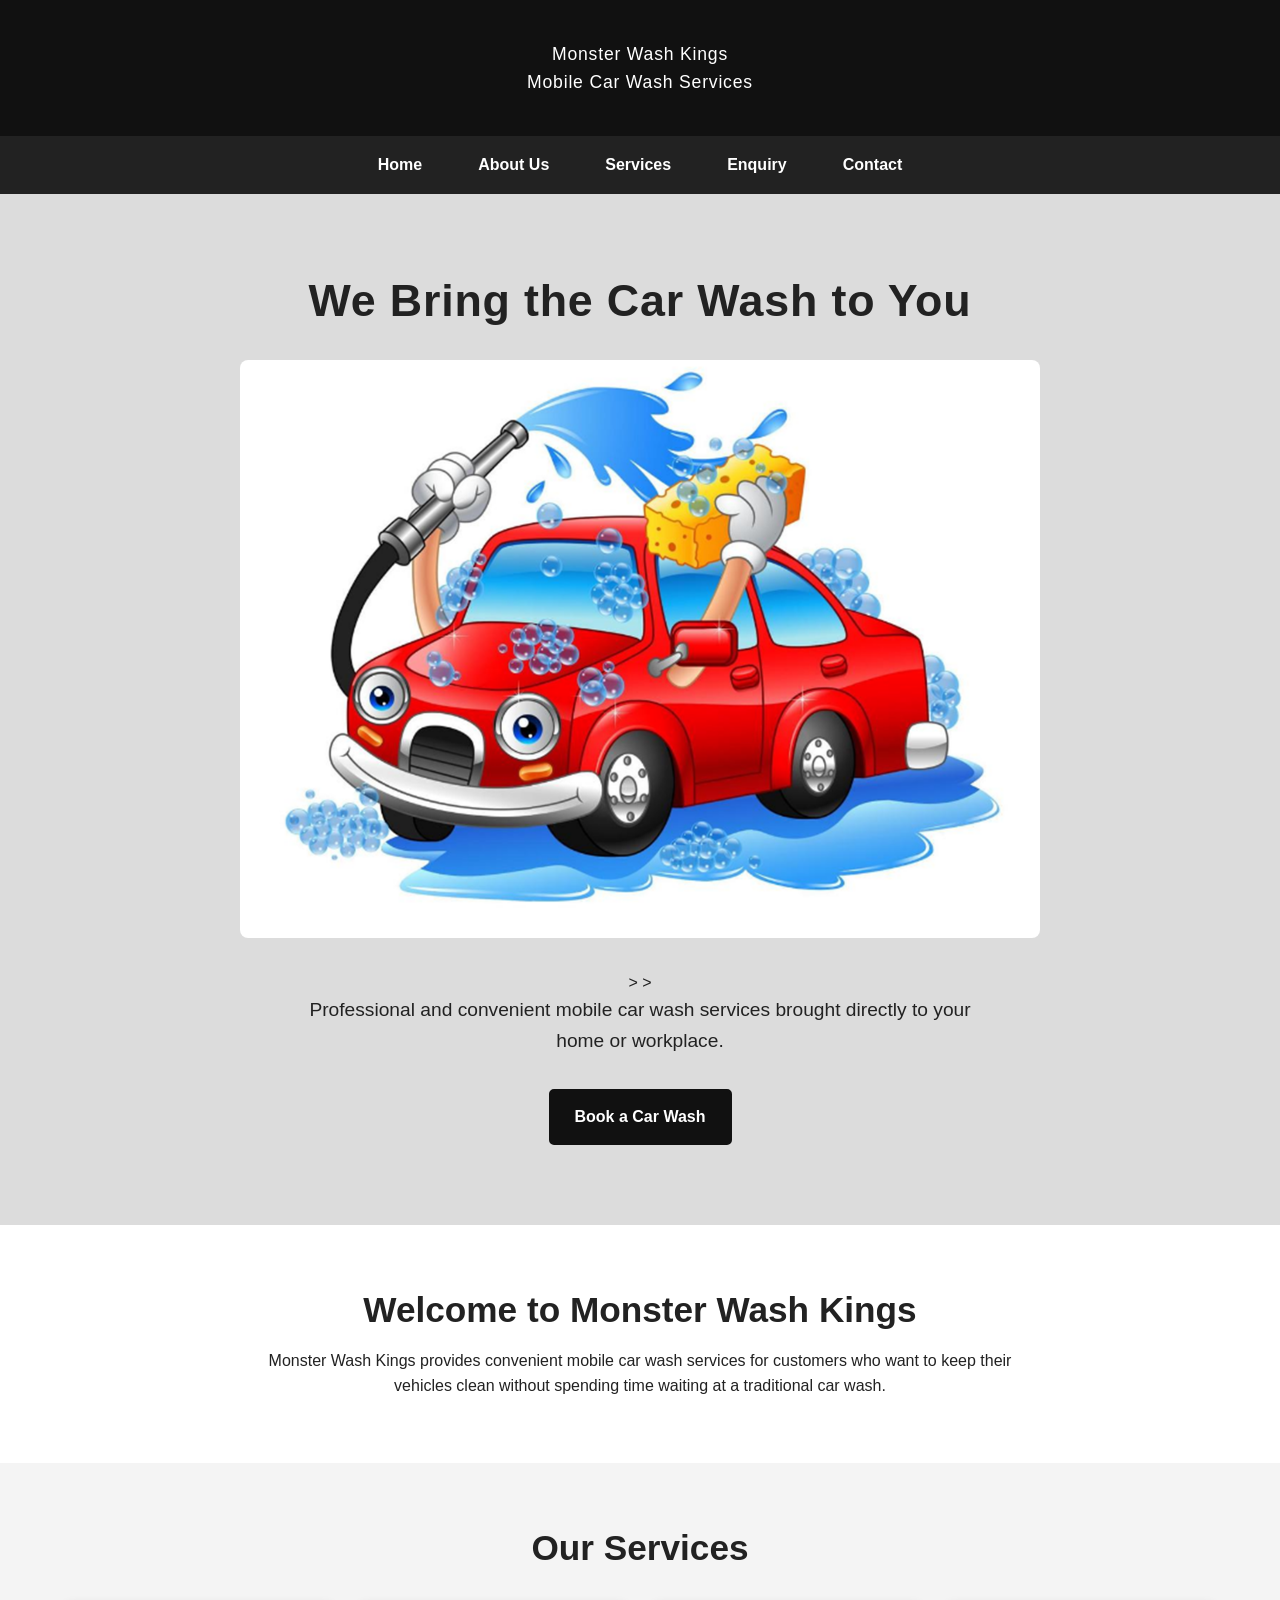
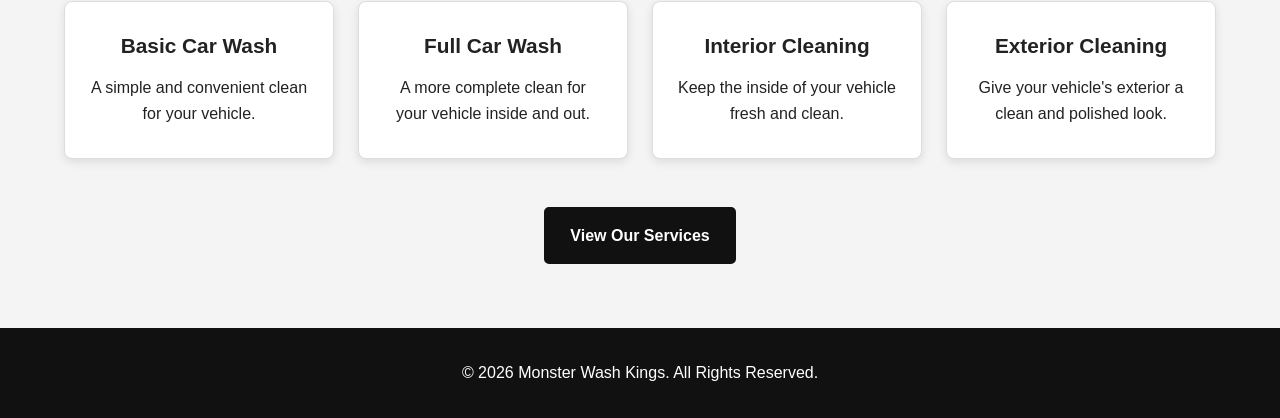
<file: Index.html>
<!DOCTYPE html>
<html lang="en">

<head>
    <meta charset="UTF-8">
    <meta name="viewport" content="width=device-width, initial-scale=1.0">

    <title>Mobile Car Wash in Pretoria North | Monster Wash Kings</title>
    <meta name="description" content="Monster Wash Kings offers convenient mobile car wash services in Pretoria North. Explore our services and pricing, and enquire about your next car wash.">
    <meta name="robots" content="index, follow">

    <link rel="stylesheet" href="css/style.css">
</head>

<body>

    <!-- Header -->
    <header class="site-header">
        <div class="container">
            <p class="site-title">Monster Wash Kings</p>
            <p>Mobile Car Wash Services</p>
        </div>
    </header>


    <!-- Navigation -->
    <nav class="main-nav">
        <div class="container nav-container">
            <a href="index.html">Home</a>
            <a href="About.html">About Us</a>
            <a href="Services.html">Services</a>
            <a href="Enquiry.html">Enquiry</a>
            <a href="Contact.html">Contact</a>
        </div>
    </nav>


    <!-- Main Content -->
    <main>

        <!-- Hero Section -->
        <section class="hero">
    <div class="container">
        <h1>We Bring the Car Wash to You</h1>      

<img
    src="Images/mobile-car-wash-small.png"
    srcset="
        Images/mobile-car-wash-small.png 480w,
        Images/mobile-car-wash-medium.png 800w,
        Images/mobile-car-wash-large.png 1200w
    "
    sizes="(max-width: 600px) 92vw, (max-width: 900px) 90vw, 1200px"
    alt="Car being cleaned with a hose and soap"
    class="responsive-image"
>

>

        >

        <p>Professional and convenient mobile car wash services brought directly to your home or workplace.</p>

        <a class="button" href="Enquiry.html">Book a Car Wash</a>
    </div>
</section>


        <!-- Introduction -->
        <section class="intro">
            <div class="container">
                <h2>Welcome to Monster Wash Kings</h2>

                <p>
                    Monster Wash Kings provides convenient mobile car wash
                    services for customers who want to keep their vehicles
                    clean without spending time waiting at a traditional
                    car wash.
                </p>
            </div>
        </section>


        <!-- Services Preview -->
        <section class="services-preview">
            <div class="container">
                <h2>Our Services</h2>

                <div class="service-list">
                    <div class="service-card">
                        <h3>Basic Car Wash</h3>
                        <p>A simple and convenient clean for your vehicle.</p>
                    </div>

                    <div class="service-card">
                        <h3>Full Car Wash</h3>
                        <p>A more complete clean for your vehicle inside and out.</p>
                    </div>

                    <div class="service-card">
                        <h3>Interior Cleaning</h3>
                        <p>Keep the inside of your vehicle fresh and clean.</p>
                    </div>

                    <div class="service-card">
                        <h3>Exterior Cleaning</h3>
                        <p>Give your vehicle's exterior a clean and polished look.</p>
                    </div>
                </div>

                <a class="button secondary-button" href="Services.html">
                    View Our Services
                </a>
            </div>
        </section>

    </main>


    <!-- Footer -->
    <footer class="site-footer">
        <div class="container">
            <p>&copy; 2026 Monster Wash Kings. All Rights Reserved.</p>
        </div>
    </footer>
<script src="js/script.js"></script>
</body>

</html>
</file>
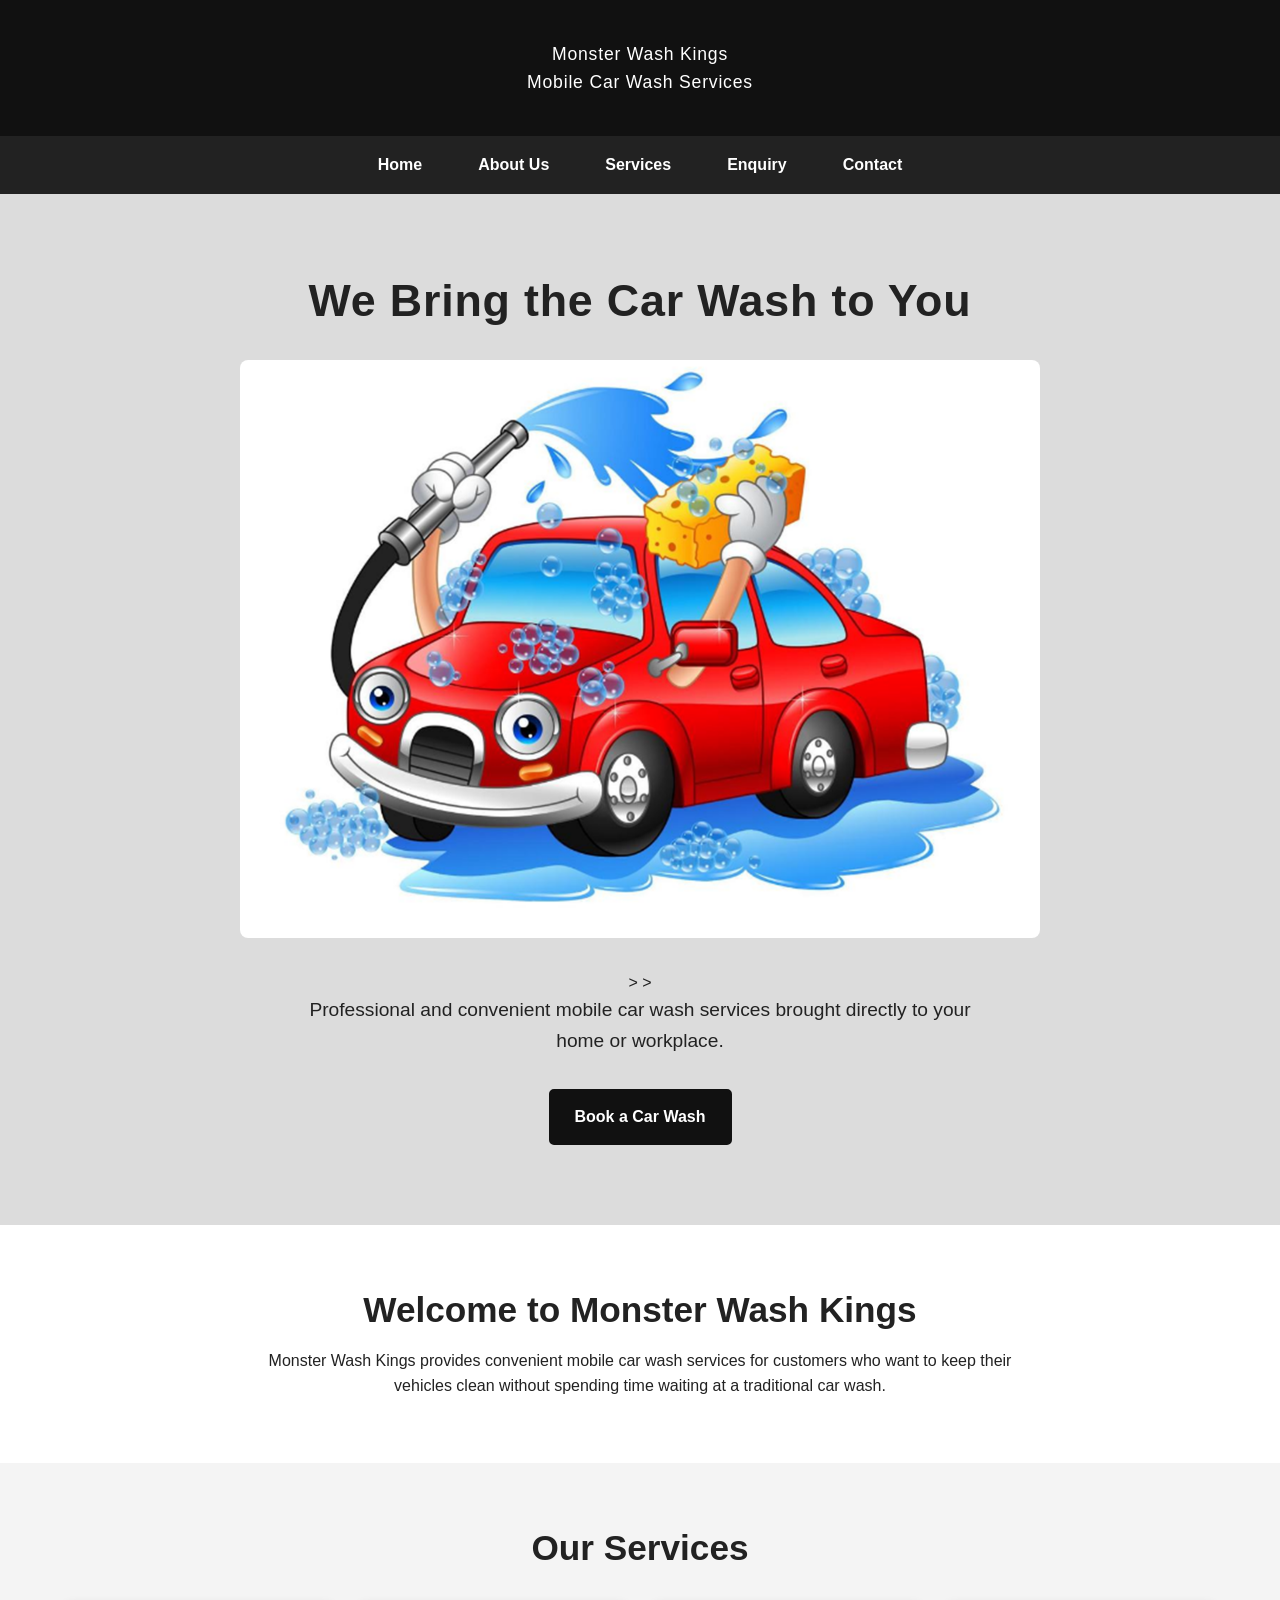
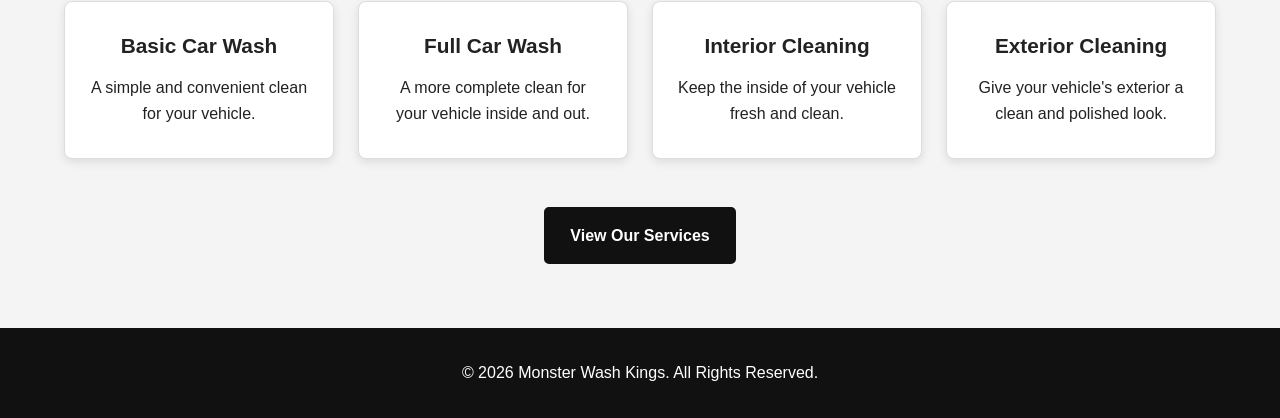
<file: index.html>
<!DOCTYPE html>
<html lang="en">

<head>
    <meta charset="UTF-8">
    <meta name="viewport" content="width=device-width, initial-scale=1.0">

    <title>Mobile Car Wash in Pretoria North | Monster Wash Kings</title>
    <meta name="description" content="Monster Wash Kings offers convenient mobile car wash services in Pretoria North. Explore our services and pricing, and enquire about your next car wash.">
    <meta name="robots" content="index, follow">

    <link rel="stylesheet" href="css/style.css">
</head>

<body>

    <!-- Header -->
    <header class="site-header">
        <div class="container">
            <p class="site-title">Monster Wash Kings</p>
            <p>Mobile Car Wash Services</p>
        </div>
    </header>


    <!-- Navigation -->
    <nav class="main-nav">
        <div class="container nav-container">
            <a href="index.html">Home</a>
            <a href="About.html">About Us</a>
            <a href="Services.html">Services</a>
            <a href="Enquiry.html">Enquiry</a>
            <a href="Contact.html">Contact</a>
        </div>
    </nav>


    <!-- Main Content -->
    <main>

        <!-- Hero Section -->
        <section class="hero">
    <div class="container">
        <h1>We Bring the Car Wash to You</h1>      

<img
    src="Images/mobile-car-wash-small.png"
    srcset="
        Images/mobile-car-wash-small.png 480w,
        Images/mobile-car-wash-medium.png 800w,
        Images/mobile-car-wash-large.png 1200w
    "
    sizes="(max-width: 600px) 92vw, (max-width: 900px) 90vw, 1200px"
    alt="Car being cleaned with a hose and soap"
    class="responsive-image"
>

>

        >

        <p>Professional and convenient mobile car wash services brought directly to your home or workplace.</p>

        <a class="button" href="Enquiry.html">Book a Car Wash</a>
    </div>
</section>


        <!-- Introduction -->
        <section class="intro">
            <div class="container">
                <h2>Welcome to Monster Wash Kings</h2>

                <p>
                    Monster Wash Kings provides convenient mobile car wash
                    services for customers who want to keep their vehicles
                    clean without spending time waiting at a traditional
                    car wash.
                </p>
            </div>
        </section>


        <!-- Services Preview -->
        <section class="services-preview">
            <div class="container">
                <h2>Our Services</h2>

                <div class="service-list">
                    <div class="service-card">
                        <h3>Basic Car Wash</h3>
                        <p>A simple and convenient clean for your vehicle.</p>
                    </div>

                    <div class="service-card">
                        <h3>Full Car Wash</h3>
                        <p>A more complete clean for your vehicle inside and out.</p>
                    </div>

                    <div class="service-card">
                        <h3>Interior Cleaning</h3>
                        <p>Keep the inside of your vehicle fresh and clean.</p>
                    </div>

                    <div class="service-card">
                        <h3>Exterior Cleaning</h3>
                        <p>Give your vehicle's exterior a clean and polished look.</p>
                    </div>
                </div>

                <a class="button secondary-button" href="Services.html">
                    View Our Services
                </a>
            </div>
        </section>

    </main>


    <!-- Footer -->
    <footer class="site-footer">
        <div class="container">
            <p>&copy; 2026 Monster Wash Kings. All Rights Reserved.</p>
        </div>
    </footer>
<script src="js/script.js"></script>
</body>

</html>
</file>
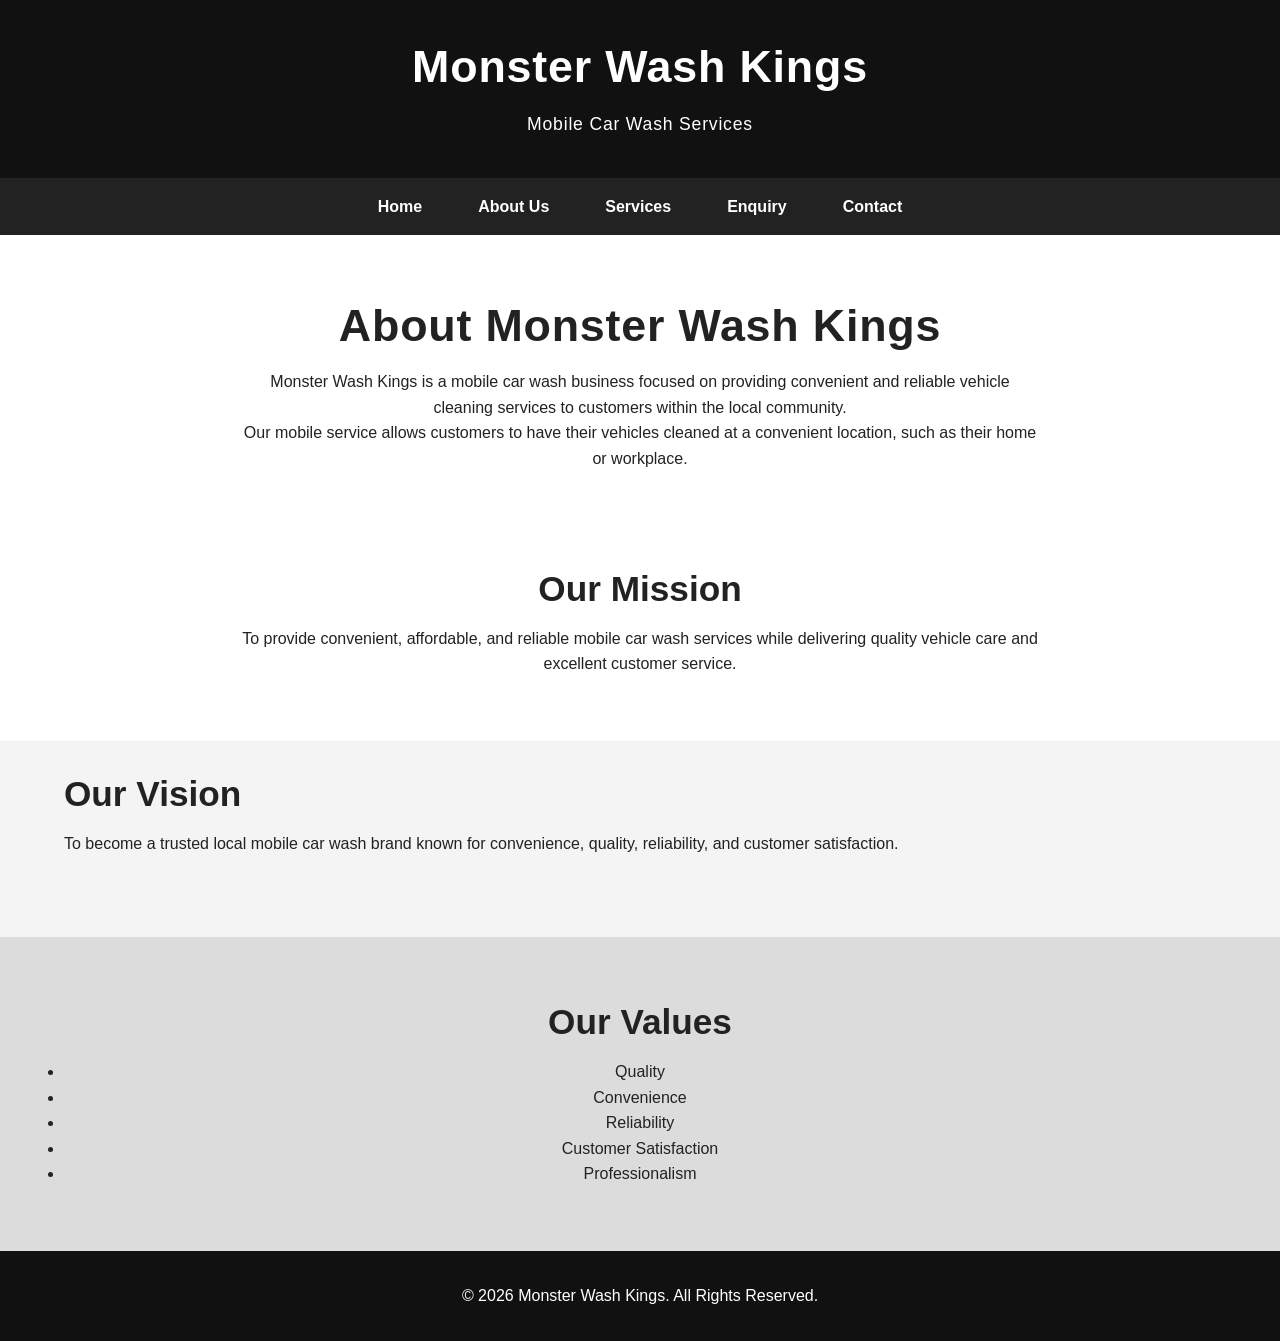
<file: About.html>
<!DOCTYPE html>
<html lang="en">

<head>
    <meta charset="UTF-8">
    <meta name="viewport" content="width=device-width, initial-scale=1.0">

    <title>About Us | Monster Wash Kings Mobile Car Wash</title>
    <meta name="description" content="Learn about Monster Wash Kings and our approach to convenient mobile car wash services in Pretoria North.">

    <meta name="robots" content="index, follow">

    <link rel="stylesheet" href="css/style.css">
</head>

<body>

    <header class="site-header">
        <div class="container">
            <h1>Monster Wash Kings</h1>
            <p>Mobile Car Wash Services</p>
        </div>
    </header>


    <nav class="main-nav">
        <div class="container nav-container">
            <a href="index.html">Home</a>
            <a href="About.html">About Us</a>
            <a href="Services.html">Services</a>
            <a href="Enquiry.html">Enquiry</a>
            <a href="Contact.html">Contact</a>
        </div>
    </nav>


    <main>

        <section class="page-intro">
            <div class="container">

                <h1>About Monster Wash Kings</h1>
                <p>
                    Monster Wash Kings is a mobile car wash business
                    focused on providing convenient and reliable vehicle
                    cleaning services to customers within the local community.
                </p>

                <p>
                    Our mobile service allows customers to have their
                    vehicles cleaned at a convenient location, such as
                    their home or workplace.
                </p>

            </div>
        </section>


        <section class="intro">
            <div class="container">

                <h2>Our Mission</h2>

                <p>
                    To provide convenient, affordable, and reliable mobile
                    car wash services while delivering quality vehicle care
                    and excellent customer service.
                </p>

            </div>
        </section>


        <section class="services-section">
            <div class="container">

                <h2>Our Vision</h2>

                <p>
                    To become a trusted local mobile car wash brand known
                    for convenience, quality, reliability, and customer
                    satisfaction.
                </p>

            </div>
        </section>


        <section class="booking-section">
            <div class="container">

                <h2>Our Values</h2>

                <ul>
                    <li>Quality</li>
                    <li>Convenience</li>
                    <li>Reliability</li>
                    <li>Customer Satisfaction</li>
                    <li>Professionalism</li>
                </ul>

            </div>
        </section>

    </main>


    <footer class="site-footer">
        <div class="container">
            <p>&copy; 2026 Monster Wash Kings. All Rights Reserved.</p>
        </div>
    </footer>
<script src="js/script.js"></script>
</body>

</html>
</file>
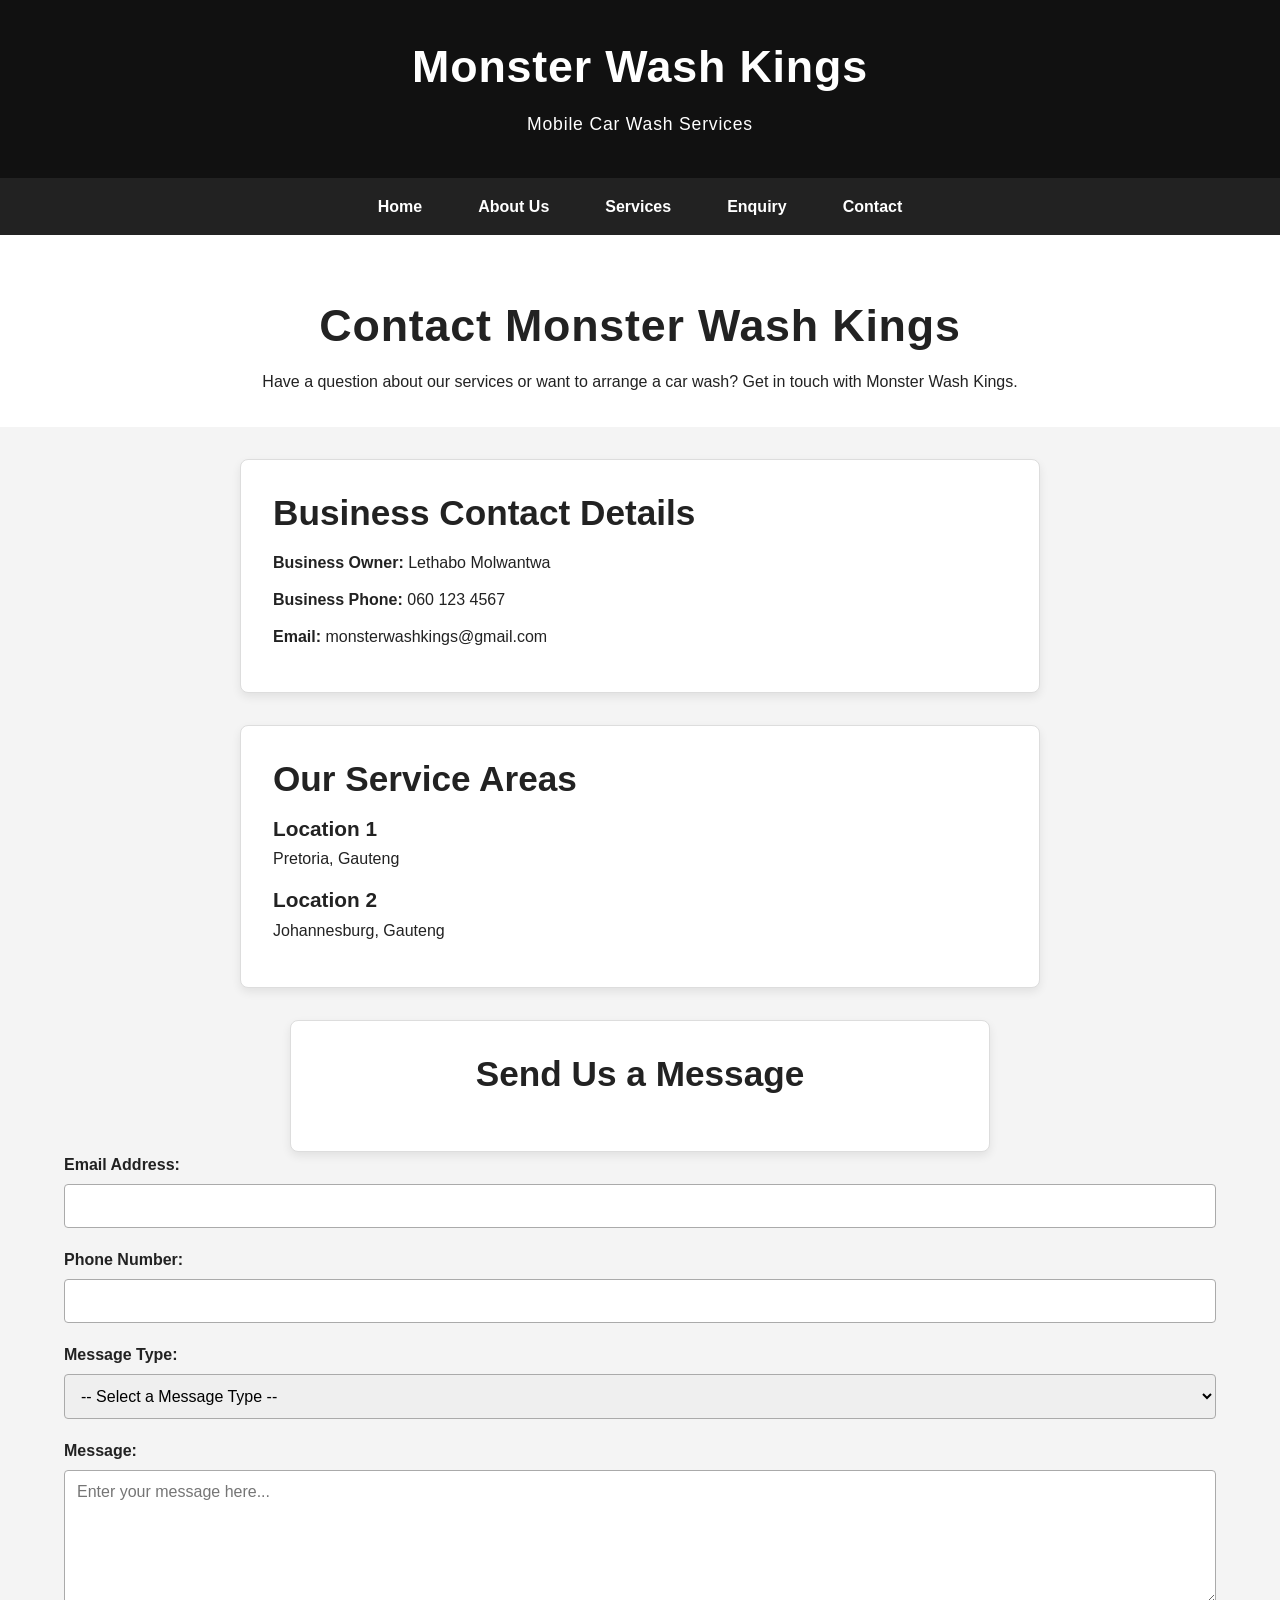
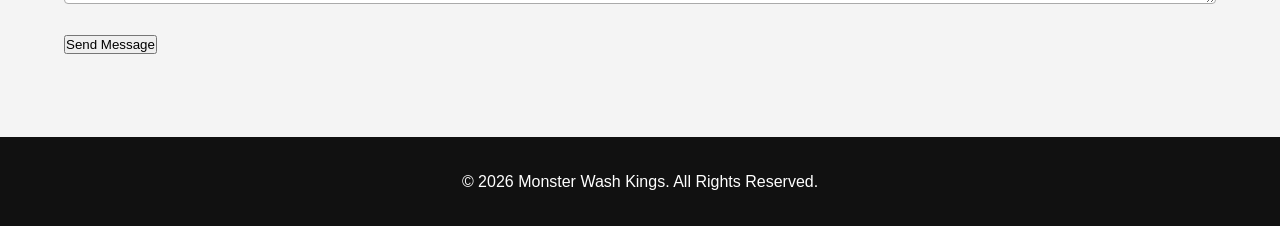
<file: Contact.html>
<!DOCTYPE html>
<html lang="en">

<head>
    <meta charset="UTF-8">
    <meta name="viewport" content="width=device-width, initial-scale=1.0">

    <title>Contact Us | Monster Wash Kings</title>
    <meta name="description" content="Contact Monster Wash Kings with questions, feedback or booking enquiries about our mobile car wash services in Pretoria North.">
    <meta name="robots" content="index, follow">

    <link rel="stylesheet" href="css/style.css">
</head>


<body>

    <header class="site-header">
        <div class="container">
            <h1>Monster Wash Kings</h1>
            <p>Mobile Car Wash Services</p>
        </div>
    </header>


    <nav class="main-nav">
        <div class="container nav-container">
            <a href="index.html">Home</a>
            <a href="About.html">About Us</a>
            <a href="Services.html">Services</a>
            <a href="Enquiry.html">Enquiry</a>
            <a href="Contact.html">Contact</a>
        </div>
    </nav>


    <main>

        <section class="page-intro">
            <div class="container">

                <h1>Contact Monster Wash Kings</h1>
                <p>
                    Have a question about our services or want to arrange
                    a car wash? Get in touch with Monster Wash Kings.
                </p>

            </div>
        </section>


        <section class="contact-section">
            <div class="container">

                <div class="contact-details">

                    <h2>Business Contact Details</h2>

                    <p>
                        <strong>Business Owner:</strong>
                        Lethabo Molwantwa
                    </p>

                    <p>
                        <strong>Business Phone:</strong>
                        060 123 4567
                    </p>

                    <p>
                        <strong>Email:</strong>
                        monsterwashkings@gmail.com
                    </p>

                </div>


                <div class="contact-details">

                    <h2>Our Service Areas</h2>

                    <h3>Location 1</h3>
                    <p>Pretoria, Gauteng</p>

                    <h3>Location 2</h3>
                    <p>Johannesburg, Gauteng</p>

                </div>


                <div class="form-container">

                    <h2>Send Us a Message</h2>

                   
<form id="contact-form"
      action="https://formsubmit.app/f/neavabdbeg"
      method="POST">
    <input type="hidden" name="_subject"
           value="Monster Wash Kings - Contact Message">
    </div>

    <div class="form-group">
        <label for="contact-email">Email Address:</label>
        <input type="email" id="contact-email" name="contact-email"
               maxlength="120" required>
    </div>

    <div class="form-group">
        <label for="contact-phone">Phone Number:</label>
        <input type="tel" id="contact-phone" name="contact-phone"
               pattern="[+]?[0-9 ()-]{9,20}"
               title="Enter a valid phone number using digits, spaces, brackets or hyphens.">
    </div>

    <div class="form-group">
        <label for="message-type">Message Type:</label>
        <select id="message-type" name="message-type" required>
            <option value="">-- Select a Message Type --</option>
            <option value="General question">General question</option>
            <option value="Booking support">Booking support</option>
            <option value="Feedback">Feedback</option>
            <option value="Complaint">Complaint</option>
            <option value="Other">Other</option>
        </select>
    </div>

    <div class="form-group">
        <label for="contact-message">Message:</label>
        <textarea id="contact-message" name="contact-message"
                  rows="6" minlength="10" maxlength="2000"
                  placeholder="Enter your message here..."
                  required></textarea>
    </div>

    <button type="submit">Send Message</button>
    <p id="contact-feedback" role="status" aria-live="polite"></p>
</form>
 

                </div>

            </div>
        </section>

    </main>


    <footer class="site-footer">
        <div class="container">
            <p>&copy; 2026 Monster Wash Kings. All Rights Reserved.</p>
        </div>
    </footer>
<script src="js/script.js"></script>
</body>

</html>
</file>
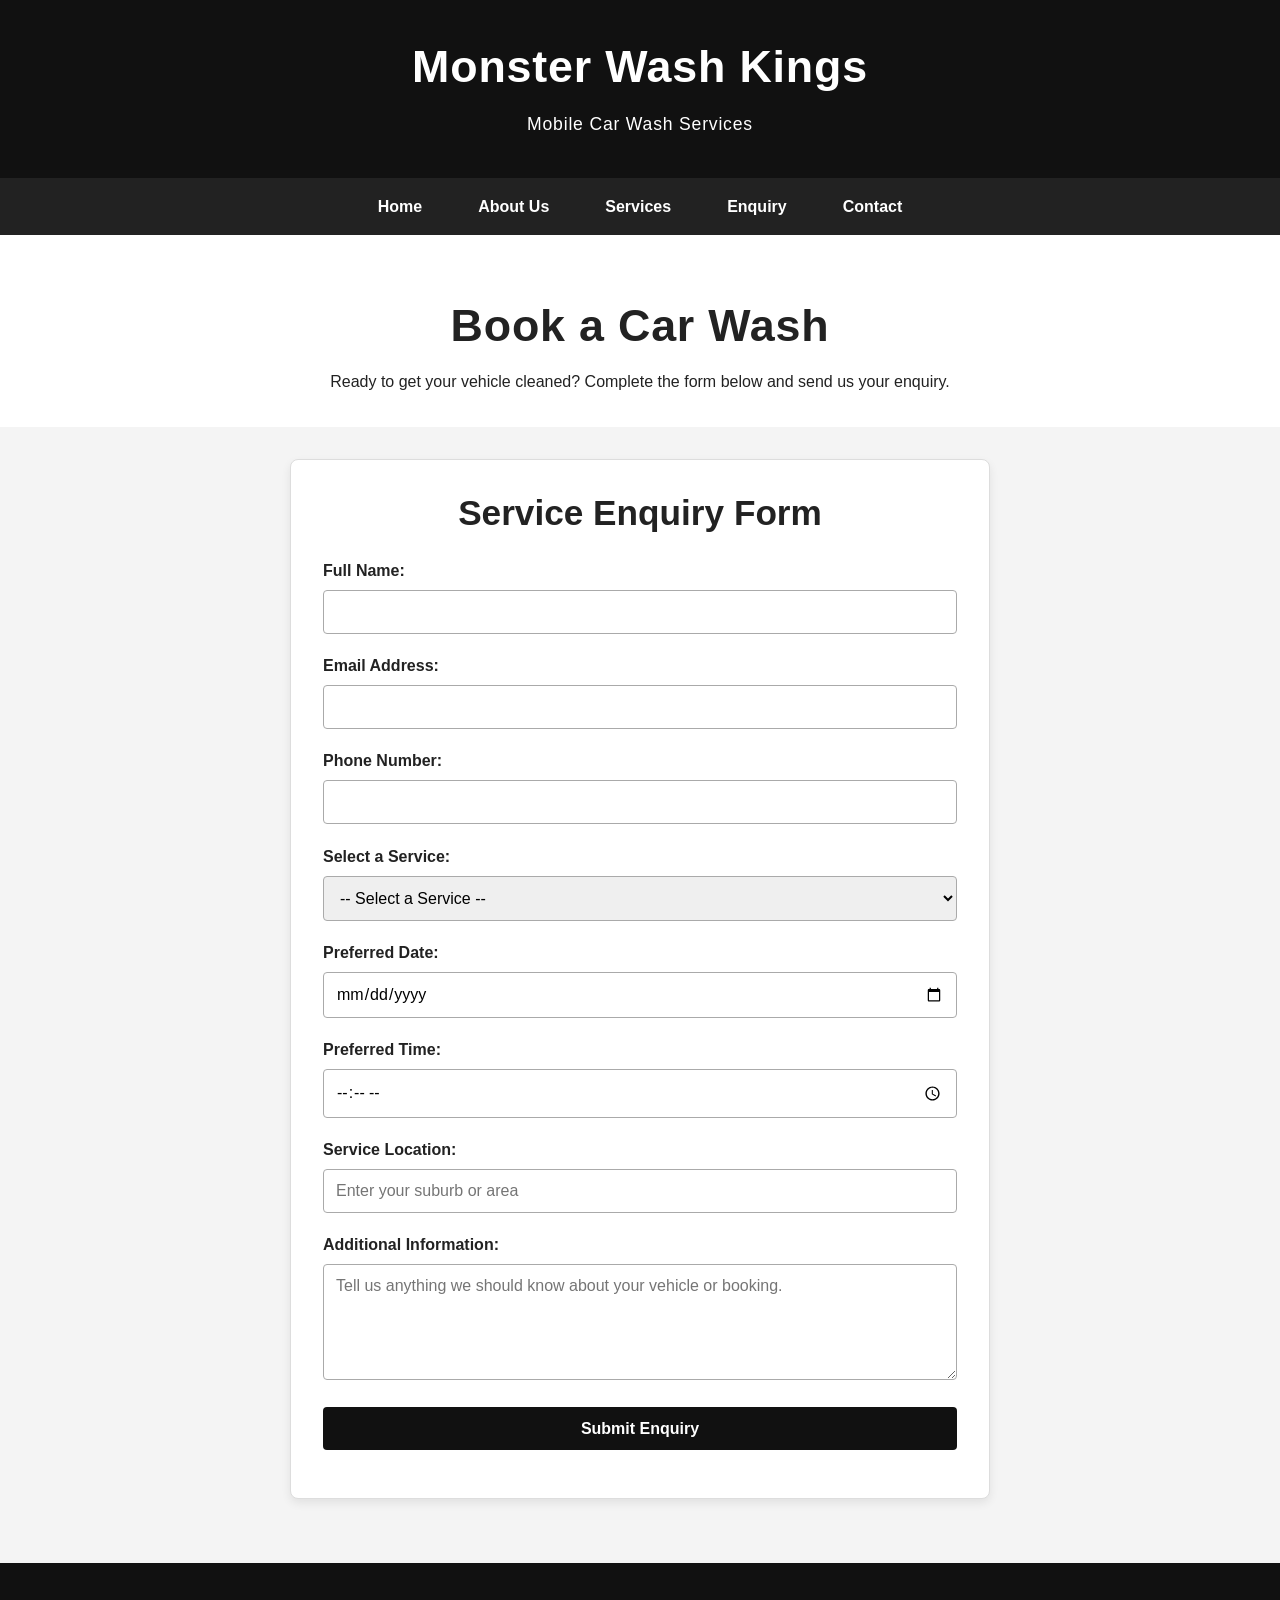
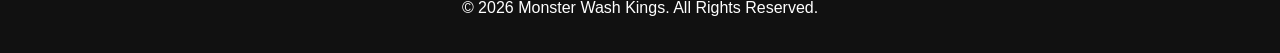
<file: Enquiry.html>
<!DOCTYPE html>
<html lang="en">

<head>
    <meta charset="UTF-8">
    <meta name="viewport" content="width=device-width, initial-scale=1.0">

    <title>Book a Mobile Car Wash | Monster Wash Kings</title>
    <meta name="description" content="Enquire about a mobile car wash with Monster Wash Kings. Select your preferred service, date and location in Pretoria North.">
    <meta name="robots" content="index, follow">

    <link rel="stylesheet" href="css/style.css">
</head>

<body>

    <header class="site-header">
        <div class="container">
            <h1>Monster Wash Kings</h1>
            <p>Mobile Car Wash Services</p>
        </div>
    </header>


    <nav class="main-nav">
        <div class="container nav-container">
            <a href="index.html">Home</a>
            <a href="About.html">About Us</a>
            <a href="Services.html">Services</a>
            <a href="Enquiry.html">Enquiry</a>
            <a href="Contact.html">Contact</a>
        </div>
    </nav>


    <main>

        <section class="page-intro">
            <div class="container">

                <h1>Book a Car Wash</h1>
                <p>
                    Ready to get your vehicle cleaned?
                    Complete the form below and send us your enquiry.
                </p>

            </div>
        </section>


        <section class="enquiry-section">
            <div class="container">

                <div class="form-container">

                    <h2>Service Enquiry Form</h2>

                   

<form id="enquiry-form"
      action="https://formsubmit.app/f/neavabdbeg"
      method="POST">
    <input type="hidden" name="_subject"
           value="New Monster Wash Kings Booking Enquiry">

    <div class="form-group">
        <label for="name">Full Name:</label>
        <input type="text" id="name" name="name"
               minlength="2" maxlength="80" required>
    </div>

    <div class="form-group">
        <label for="email">Email Address:</label>
        <input type="email" id="email" name="email"
               maxlength="120" required>
    </div>

    <div class="form-group">
        <label for="phone">Phone Number:</label>
        <input type="tel" id="phone" name="phone"
               pattern="[+]?[0-9 ()-]{9,20}"
               title="Enter a valid phone number using digits, spaces, brackets or hyphens."
               required>
    </div>

    <div class="form-group">
        <label for="service">Select a Service:</label>
        <select id="service" name="service" required>
            <option value="">-- Select a Service --</option>
            <option value="Basic Car Wash - R150">Basic Car Wash - R150</option>
            <option value="Full Car Wash - R200">Full Car Wash - R200</option>
            <option value="Interior Cleaning - R100">Interior Cleaning - R100</option>
            <option value="Exterior Cleaning - R100">Exterior Cleaning - R100</option>
        </select>
    </div>

    <div class="form-group">
        <label for="date">Preferred Date:</label>
        <input type="date" id="date" name="date" required>
    </div>

    <div class="form-group">
        <label for="time">Preferred Time:</label>
        <input type="time" id="time" name="time" required>
    </div>

    <div class="form-group">
        <label for="location">Service Location:</label>
        <input type="text" id="location" name="location"
               placeholder="Enter your suburb or area"
               minlength="2" maxlength="150" required>
    </div>

    <div class="form-group">
        <label for="message">Additional Information:</label>
        <textarea id="message" name="message" rows="5"
                  maxlength="1000"
                  placeholder="Tell us anything we should know about your vehicle or booking."></textarea>
    </div>

    <button type="submit">Submit Enquiry</button>
    <p id="enquiry-feedback" role="status" aria-live="polite"></p>
</form>

                </div>

            </div>
        </section>

    </main>


    <footer class="site-footer">
        <div class="container">
            <p>&copy; 2026 Monster Wash Kings. All Rights Reserved.</p>
        </div>
    </footer>
<script src="js/script.js"></script>
</body>

</html>
</file>
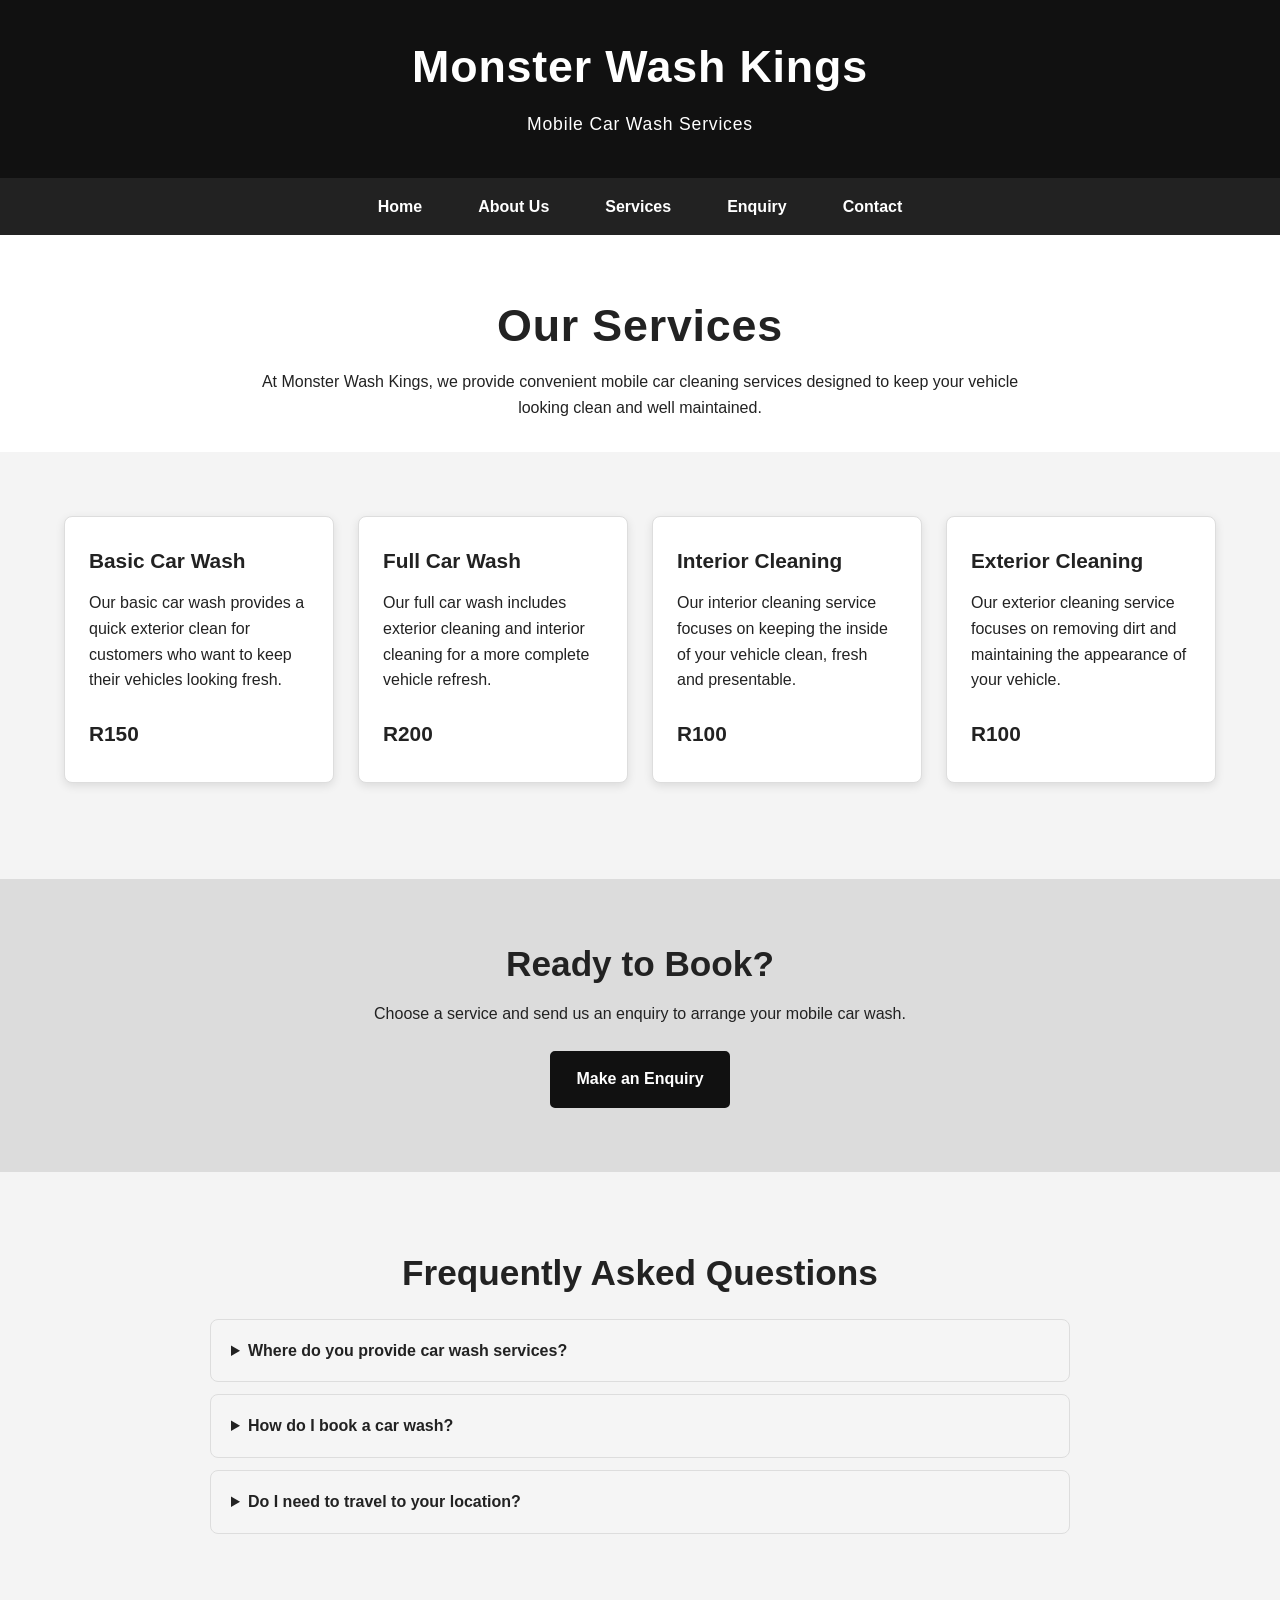
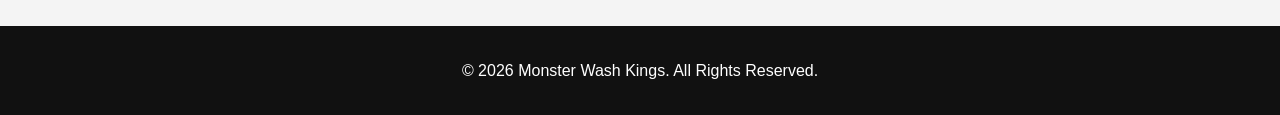
<file: Services.html>
<!DOCTYPE html>
<html lang="en">

<head>
    <meta charset="UTF-8">
    <meta name="viewport" content="width=device-width, initial-scale=1.0">

    <title>Car Wash Services and Prices | Monster Wash Kings</title>
    <meta name="description" content="Explore Monster Wash Kings mobile car wash services, including basic, full, interior and exterior cleaning options. Enquire about a service in Pretoria North.">
    <meta name="robots" content="index, follow">

    <link rel="stylesheet" href="css/style.css">
</head>

<body>

    <header class="site-header">
        <div class="container">
            <h1>Monster Wash Kings</h1>
            <p>Mobile Car Wash Services</p>
        </div>
    </header>


    <nav class="main-nav">
        <div class="container nav-container">
            <a href="Index.html">Home</a>
            <a href="About.html">About Us</a>
            <a href="Services.html">Services</a>
            <a href="Enquiry.html">Enquiry</a>
            <a href="Contact.html">Contact</a>
        </div>
    </nav>


    <main>

        <section class="page-intro">
            <div class="container">

                <h1>Our Services</h1>

                <p>
                    At Monster Wash Kings, we provide convenient mobile
                    car cleaning services designed to keep your vehicle
                    looking clean and well maintained.
                </p>

            </div>
        </section>


        <section class="services-section">
            <div class="container">

                <div class="service-list">

                    <article class="service-card">
                        <h3>Basic Car Wash</h3>

                        <p>
                            Our basic car wash provides a quick exterior
                            clean for customers who want to keep their
                            vehicles looking fresh.
                        </p>

                        <p class="price">R150</p>
                    </article>


                    <article class="service-card">
                        <h3>Full Car Wash</h3>

                        <p>
                            Our full car wash includes exterior cleaning
                            and interior cleaning for a more complete
                            vehicle refresh.
                        </p>

                        <p class="price">R200</p>
                    </article>


                    <article class="service-card">
                        <h3>Interior Cleaning</h3>

                        <p>
                            Our interior cleaning service focuses on
                            keeping the inside of your vehicle clean,
                            fresh and presentable.
                        </p>

                        <p class="price">R100</p>
                    </article>


                    <article class="service-card">
                        <h3>Exterior Cleaning</h3>

                        <p>
                            Our exterior cleaning service focuses on
                            removing dirt and maintaining the appearance
                            of your vehicle.
                        </p>

                        <p class="price">R100</p>
                    </article>

                </div>

            </div>
        </section>


        <section class="booking-section">
            <div class="container">

                <h2>Ready to Book?</h2>

                <p>
                    Choose a service and send us an enquiry to arrange
                    your mobile car wash.
                </p>

                <a class="button" href="Enquiry.html">
                    Make an Enquiry
                </a>

            </div>
        </section>
<section class="faq-section">
    <h2>Frequently Asked Questions</h2>

    <details>
        <summary>Where do you provide car wash services?</summary>
        <p>We provide mobile car wash services in Pretoria North and surrounding areas.</p>
    </details>

    <details>
        <summary>How do I book a car wash?</summary>
        <p>Visit our Enquiry page and submit your preferred service, date and location.</p>
    </details>

    <details>
        <summary>Do I need to travel to your location?</summary>
        <p>No. Our mobile car wash service comes to your chosen location.</p>
    </details>
</section>
    </main>


    <footer class="site-footer">
        <div class="container">
            <p>&copy; 2026 Monster Wash Kings. All Rights Reserved.</p>
        </div>
    </footer>
<script src="js/script.js"></script>
</body>

</html>
</file>
<file: css/style.css>
/* ========================================
   MONSTER WASH KINGS
   Part 2 - CSS Styling
   ======================================== */


/* ---------- CSS RESET ---------- */

* {
    margin: 0;
    padding: 0;
    box-sizing: border-box;
}

html {
    font-size: 16px;
    scroll-behavior: smooth;
}

body {
    font-family: Arial, Helvetica, sans-serif;
    font-size: 1rem;
    line-height: 1.6;
    background-color: #f4f4f4;
    color: #222;
}


/* ---------- GENERAL LAYOUT ---------- */

.container {
    width: 90%;
    max-width: 1200px;
    margin: 0 auto;
}


/* ---------- TYPOGRAPHY ---------- */

h1,
h2,
h3 {
    line-height: 1.2;
    margin-bottom: 1rem;
}

h1 {
    font-size: 2.8rem;
    letter-spacing: 0.05rem;
}

h2 {
    font-size: 2.2rem;
}

h3 {
    font-size: 1.3rem;
}

p {
    margin-bottom: 1rem;
}


/* ---------- HEADER ---------- */

.site-header {
    background-color: #111;
    color: #fff;
    text-align: center;
    padding: 2.5rem 0;
}

.site-header p {
    margin-bottom: 0;
    font-size: 1.1rem;
    letter-spacing: 0.05rem;
}


/* ---------- NAVIGATION ---------- */

.main-nav {
    background-color: #222;
}

.nav-container {
    display: flex;
    justify-content: center;
    align-items: center;
    gap: 1rem;
}

.main-nav a {
    color: #fff;
    text-decoration: none;
    font-weight: bold;
    padding: 1rem 1.25rem;
    transition: background-color 0.3s ease, color 0.3s ease;
}

.main-nav a:hover {
    background-color: #fff;
    color: #111;
}

.main-nav a:focus {
    outline: 2px solid #fff;
    outline-offset: -2px;
}

.main-nav a:active {
    opacity: 0.7;
}


/* ---------- HERO SECTION ---------- */

.hero {
    background-color: #dcdcdc;
    text-align: center;
    padding: 5rem 0;
}

.hero h2 {
    font-size: 2.8rem;
}

.hero p {
    max-width: 700px;
    margin: 0 auto 2rem;
    font-size: 1.2rem;
}


/* ---------- BUTTONS ---------- */

.button {
    display: inline-block;
    background-color: #111;
    color: #fff;
    text-decoration: none;
    font-weight: bold;
    padding: 0.85rem 1.5rem;
    border: 2px solid #111;
    border-radius: 5px;
    transition: background-color 0.3s ease, color 0.3s ease;
}

.button:hover {
    background-color: #fff;
    color: #111;
}

.button:focus {
    outline: 3px solid #555;
    outline-offset: 3px;
}

.button:active {
    transform: translateY(1px);
}


/* ---------- INTRODUCTION ---------- */

.intro {
    background-color: #fff;
    padding: 4rem 0;
    text-align: center;
}

.intro p {
    max-width: 800px;
    margin: 0 auto;
}


/* ---------- SERVICES ---------- */

.services-preview {
    padding: 4rem 0;
    text-align: center;
}

.service-list {
    display: grid;
    grid-template-columns: repeat(4, 1fr);
    gap: 1.5rem;
    margin: 2rem 0;
}

.service-card {
    background-color: #fff;
    padding: 2rem 1.5rem;
    border: 1px solid #ddd;
    border-radius: 8px;
    box-shadow: 0 3px 10px rgba(0, 0, 0, 0.1);
    transition: transform 0.3s ease, box-shadow 0.3s ease;
}

.service-card:hover {
    transform: translateY(-5px);
    box-shadow: 0 6px 15px rgba(0, 0, 0, 0.15);
}

.service-card p {
    margin-bottom: 0;
}


/* ---------- SECONDARY BUTTON ---------- */

.secondary-button {
    margin-top: 1rem;
}


/* ---------- FOOTER ---------- */

.site-footer {
    background-color: #111;
    color: #fff;
    text-align: center;
    padding: 2rem 0;
}

.site-footer p {
    margin-bottom: 0;
}
/* ---------- SERVICES PAGE ---------- */

.page-intro {
    background-color: #fff;
    padding: 4rem 0 2rem;
    text-align: center;
}

.page-intro p {
    max-width: 800px;
    margin: 0 auto;
}

.services-section {
    padding: 2rem 0 4rem;
}

.price {
    font-size: 1.3rem;
    font-weight: bold;
    margin-top: 1.5rem;
}

.booking-section {
    background-color: #dcdcdc;
    text-align: center;
    padding: 4rem 0;
}

.booking-section p {
    margin-bottom: 1.5rem;
}

/* ========================================
   TABLET RESPONSIVE DESIGN
   ======================================== */

@media (max-width: 900px) {

    h1 {
        font-size: 2.4rem;
    }

    .hero h2 {
        font-size: 2.3rem;
    }

    .service-list {
        grid-template-columns: repeat(2, 1fr);
    }

    .nav-container {
        flex-wrap: wrap;
    }
}


/* ========================================
   MOBILE RESPONSIVE DESIGN
   ======================================== */

@media (max-width: 600px) {

    html {
        font-size: 15px;
    }

    .container {
        width: 92%;
    }

    h1 {
        font-size: 2rem;
    }

    h2 {
        font-size: 1.8rem;
    }

    .site-header {
        padding: 2rem 0;
    }

    .nav-container {
        flex-direction: column;
        gap: 0;
    }

    .main-nav a {
        width: 100%;
        text-align: center;
        padding: 0.75rem;
    }

    .hero {
        padding: 3.5rem 0;
    }

    .hero h2 {
        font-size: 2rem;
    }

    .hero p {
        font-size: 1rem;
    }

    .intro,
    .services-preview {
        padding: 3rem 0;
    }

    .service-list {
        grid-template-columns: 1fr;
        gap: 1rem;
    }

    .service-card {
        padding: 1.5rem;
    }

    .button {
        width: 100%;
        text-align: center;
    }
}


/* ========================================
   SMALL MOBILE DEVICES
   ======================================== */

@media (max-width: 400px) {

    html {
        font-size: 14px;
    }

    .hero h2 {
        font-size: 1.7rem;
    }

    .site-header p {
        font-size: 1rem;
    }
}
/* ---------- ENQUIRY PAGE ---------- */

.enquiry-section {
    padding: 2rem 0 4rem;
}

.form-container {
    max-width: 700px;
    margin: 0 auto;
    background-color: #fff;
    padding: 2rem;
    border: 1px solid #ddd;
    border-radius: 8px;
    box-shadow: 0 4px 10px rgba(0, 0, 0, 0.08);
}

.form-container h2 {
    margin-bottom: 1.5rem;
    text-align: center;
}

.form-group {
    margin-bottom: 1.2rem;
}

.form-group label {
    display: block;
    margin-bottom: 0.4rem;
    font-weight: bold;
}

.form-group input,
.form-group select,
.form-group textarea {
    width: 100%;
    padding: 0.75rem;
    border: 1px solid #aaa;
    border-radius: 4px;
    font-family: inherit;
    font-size: 1rem;
}

.form-group textarea {
    resize: vertical;
}

.form-group input:focus,
.form-group select:focus,
.form-group textarea:focus {
    outline: 2px solid #555;
    border-color: #222;
}

.form-container button {
    width: 100%;
    padding: 0.8rem;
    border: none;
    border-radius: 4px;
    background-color: #111;
    color: #fff;
    font-size: 1rem;
    font-weight: bold;
    cursor: pointer;
}

.form-container button:hover,
.form-container button:focus {
    background-color: #444;
}
/* ---------- CONTACT PAGE ---------- */

.contact-section {
    padding: 2rem 0 4rem;
}

.contact-details {
    max-width: 800px;
    margin: 0 auto 2rem;
    background-color: #fff;
    padding: 2rem;
    border: 1px solid #ddd;
    border-radius: 8px;
    box-shadow: 0 4px 10px rgba(0, 0, 0, 0.08);
}

.contact-details h2 {
    margin-bottom: 1rem;
}

.contact-details h3 {
    margin-top: 1rem;
    margin-bottom: 0.3rem;
}

.contact-details p {
    margin-bottom: 0.7rem;
}
/* ---------- RESPONSIVE IMAGES ---------- */

.responsive-image {
    display: block;
    width: 100%;
    max-width: 800px;
    height: auto;
    margin: 2rem auto;
    border-radius: 8px;
}
/* FAQ Section */
.faq-section {
    max-width: 900px;
    margin: 50px auto;
    padding: 30px 20px;
}

.faq-section h2 {
    text-align: center;
    margin-bottom: 25px;
}

.faq-section details {
    background: #f5f5f5;
    margin-bottom: 12px;
    padding: 18px 20px;
    border-radius: 8px;
    border: 1px solid #ddd;
}

.faq-section summary {
    cursor: pointer;
    font-weight: bold;
}

.faq-section details p {
    margin-top: 12px;
    line-height: 1.6;
}
</file>
